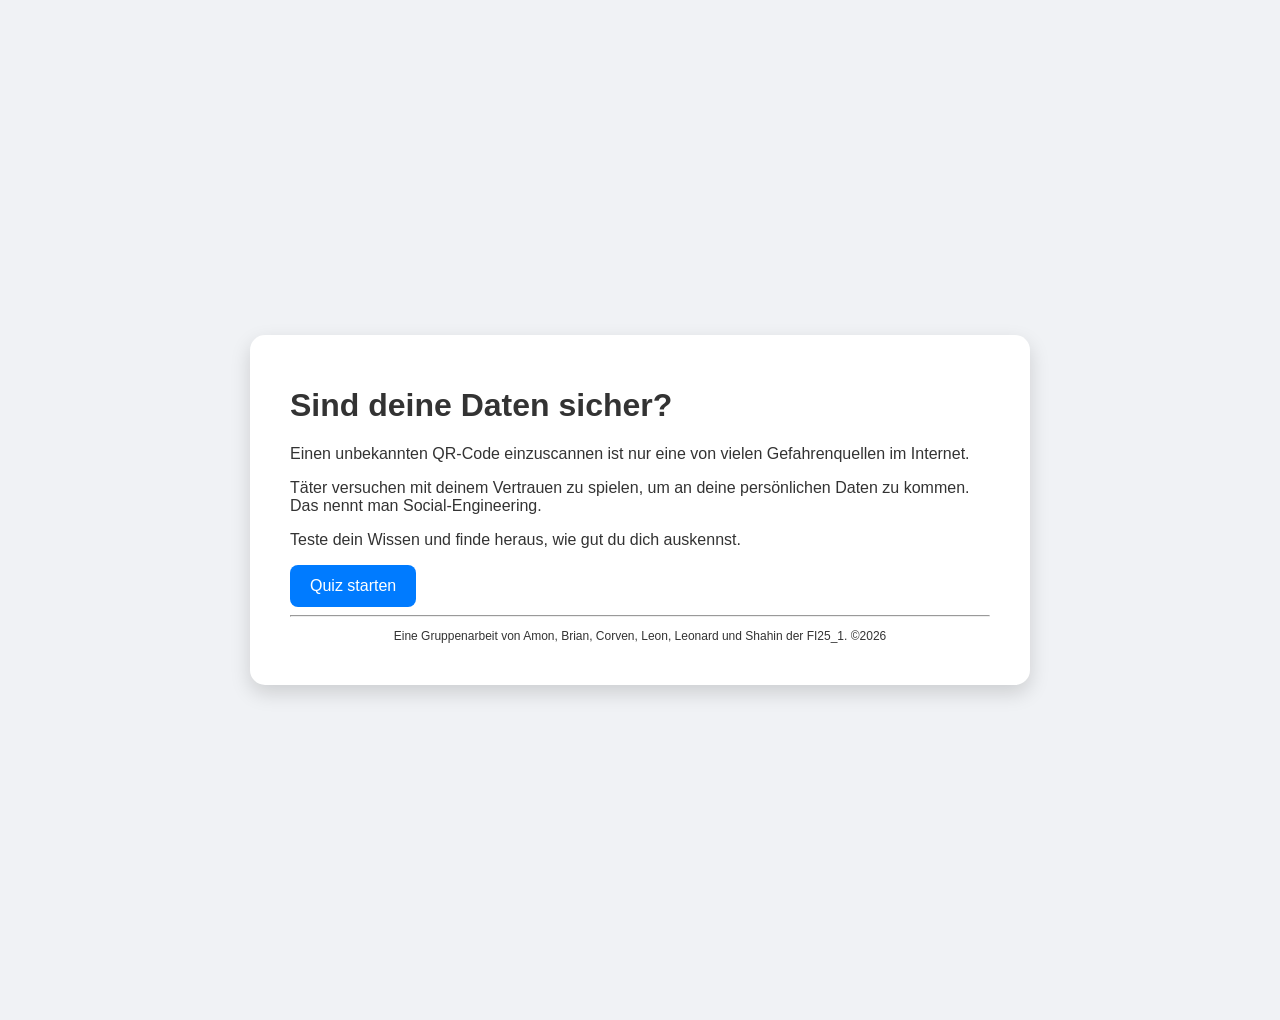
<file: index.html>
<!DOCTYPE HTML>
<html>
<head>
    <meta charset="UTF-8">
	<meta name="viewport" content="width=device-width, initial-scale=1.0">
    <title>Social Engineering Quiz</title>
    <meta name="description" content="Ein Quiz zum Thema Social Engineering">
    <meta name="language" content="de">
    <meta name="publisher" content="FI25_1 (Amon, Brian, Corven, Leon, Leonard, Shahin)">
    <meta name="page-topic" content="Quiz">
	
	
	<link rel="stylesheet" href="styles/quiz.css">
</head>
<body class="index-page">
	<div class="quiz_frame">
		<h1>Sind deine Daten sicher?</h1>
		<p>Einen unbekannten QR-Code einzuscannen ist nur eine von vielen Gefahrenquellen im Internet.</p>
		<p>Täter versuchen mit deinem Vertrauen zu spielen, um an deine persönlichen Daten zu kommen. Das nennt man Social-Engineering.</p>
		<p>Teste dein Wissen und finde heraus, wie gut du dich auskennst.</p>
		
		<a href="Quiz.html"><button>Quiz starten</button></a><br>
		
		<div class="copyright">
			<hr>
			<p>Eine Gruppenarbeit von Amon, Brian, Corven, Leon, Leonard und Shahin der FI25_1. ©2026</p>
		</div>
	</div>
</body>
</html>
</file>
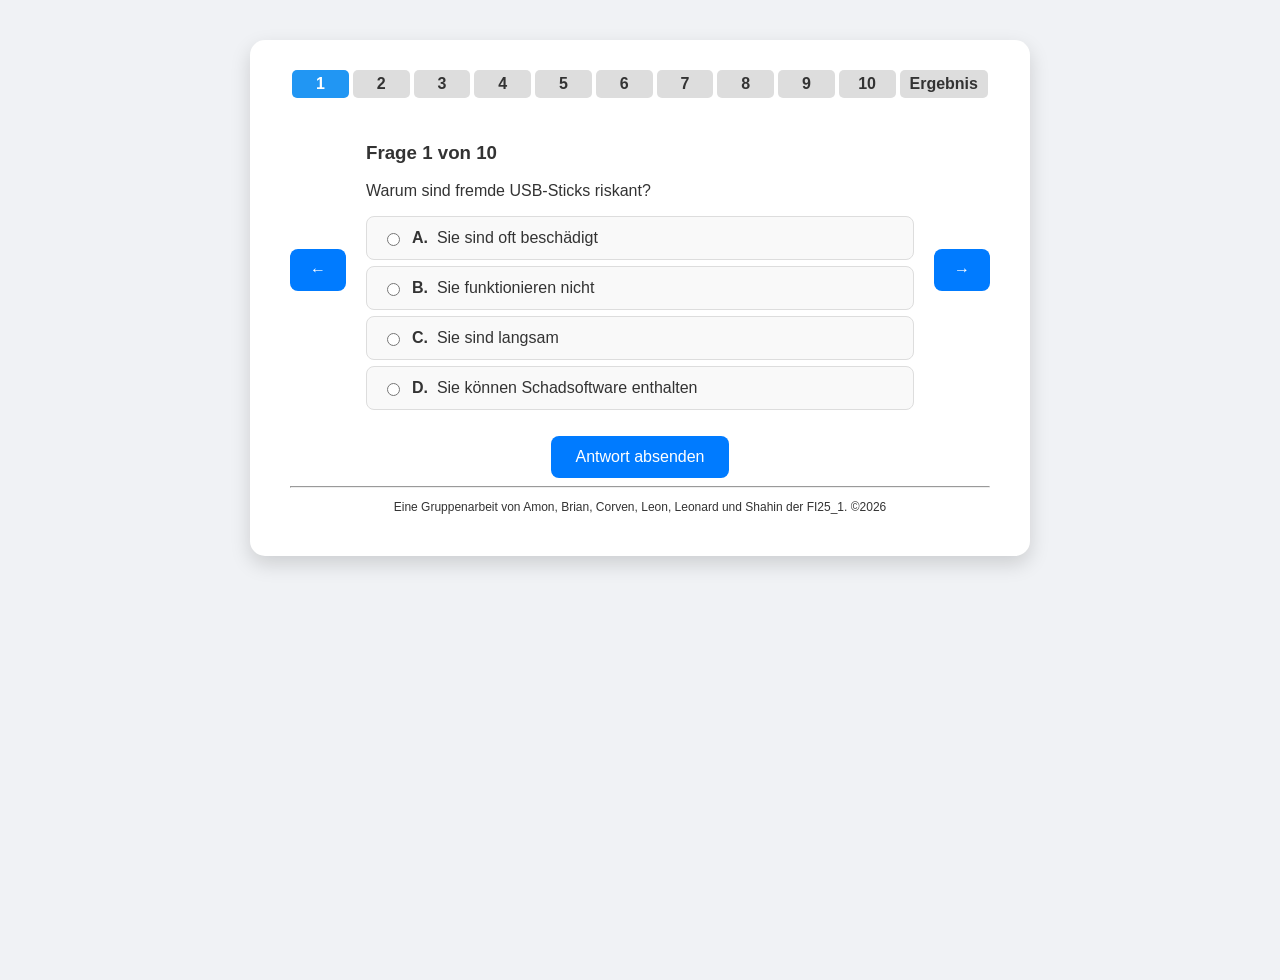
<file: Quiz.html>
<!DOCTYPE HTML>
<html>
<head>
    <meta charset="UTF-8">
	<meta name="viewport" content="width=device-width, initial-scale=1.0">
    <title>Social Engineering Quiz</title>
    <meta name="description" content="Ein Quiz zum Thema Social Engineering">
    <meta name="language" content="de">
    <meta name="publisher" content="FI25_1 (Amon, Brian, Corven, Leon, Leonard, Shahin)">
    <meta name="page-topic" content="Quiz">
	
	<link rel="stylesheet" href="styles/quiz.css">
	
	<script type="text/javascript" src="scripts/questions.js"></script>
	<script type="text/javascript" src="scripts/quiz_logic.js"></script>
</head>
<body>
	<div class="quiz_frame">
		<div class="quiz_progressbar">
			<span class="step_1">1</span>
			<span class="step_2">2</span>
			<span class="step_3">3</span>
			<span class="step_4">4</span>
			<span class="step_5">5</span>
			<span class="step_6">6</span>
			<span class="step_7">7</span>
			<span class="step_8">8</span>
			<span class="step_9">9</span>
			<span class="step_10">10</span>
			<span class="step_result">Ergebnis</span>
		</div>
		
		<div class="quiz_container">
			<button onclick="prevQuestion()">←</button>

			<div id="question-box">
				<h3>Frage 0. Platzhalter</h3>
				<p>Das ist eine Platzhalterfrage</p>

				<label>
					<input type="radio" name="q" value="0">
					<strong>A:</strong> Bli
				</label>
				<label>
					<input type="radio" name="q" value="1">
					<strong>B:</strong> Bla
				</label>
				<label>
					<input type="radio" name="q" value="2">
					<strong>C:</strong> Ble
				</label>
				<label>
					<input type="radio" name="q" value="3">
					<strong>D:</strong> Blo
				</label>
			</div>

			<button onclick="nextQuestion()">→</button>
		</div>
		
		<div id="feedback">X</div>
		
		<button id="submit-btn" onclick="sendAnswer()">Antwort absenden</button>
		
		<div class="copyright">
			<hr>
			<p>Eine Gruppenarbeit von Amon, Brian, Corven, Leon, Leonard und Shahin der FI25_1. ©2026</p>
		</div>
	</div>

	
</body>
</html>
</file>
<file: styles/quiz.css>
/* --- Grundlayout --- */
body {
    font-family: 'Segoe UI', Tahoma, Geneva, Verdana, sans-serif;
    background: #f0f2f5;
    color: #333;
    margin: 0;
    padding: 40px 0;
    display: flex;
    justify-content: center;
	align-items: flex-start;
	min-height: 100vh;
}

body.index-page {
    flex-direction: column;
    align-items: center;
    padding: 60px 20px;
}

.quiz_frame {
    background: #fff;
    border-radius: 15px;
    box-shadow: 0 8px 20px rgba(0,0,0,0.15);
    padding: 30px 40px;
    max-width: 700px;
    width: 90%;
}

@media screen and (max-width: 768px) {
    body {
        flex-direction: column;
        align-items: center;
        justify-content: center;
        padding: 20px;
    }

    .quiz_frame {
        width: 95%;
        padding: 20px;
    }

    h1 {
        font-size: 1.8rem;
        text-align: center;
    }

    p {
        text-align: center;
        font-size: 1rem;
    }

    button {
        font-size: 16px;
    }
}

/* --- Fortschrittsleiste --- */
.quiz_progressbar {
    display: flex;
    justify-content: space-between;
    margin-bottom: 25px;
}

.quiz_progressbar span {
    flex: 1;
    text-align: center;
    padding: 8px 0;
    margin: 0 2px;
    border-radius: 8px;
    background: #e0e0e0;
    font-weight: bold;
    transition: background 0.3s, color 0.3s;
}

.quiz_progressbar span.active {
    background: #007BFF;
    color: #fff;
}

.quiz_progressbar span {
    padding: 5px 10px;
    border-radius: 5px;
    background-color: #ddd;
}

.correct-step {
    background-color: #4CAF50 !important;
    color: white;
}

.wrong-step {
    background-color: #f44336 !important;
    color: white;
}

.active {
    background-color: #2196F3 !important;
    color: white;
}

/* --- Quiz Container --- */
.quiz_container {
    display: flex;
    justify-content: space-between;
    align-items: center;
    margin-bottom: 20px;
    gap: 20px;
}

/* Buttons */
button {
    background-color: #007BFF;
    border: none;
    color: #fff;
    padding: 12px 20px;
    border-radius: 8px;
    font-size: 16px;
    cursor: pointer;
    transition: all 0.2s ease-in-out;
}

button:hover {
    background-color: #0056b3;
    transform: translateY(-1px);
}

button:disabled {
    background-color: #ccc;
    cursor: not-allowed;
    transform: none;
}

#prev-btn, #next-btn {
    background-color: #007BFF;
    color: #fff;
    border: none;
    border-radius: 8px;
    padding: 12px 15px;
    font-size: 16px;
    cursor: pointer;
    flex-shrink: 0;
    height: 50px; /* gleiche Höhe wie die Antwortboxen */
}

#prev-btn:hover, #next-btn:hover {
    background-color: #0056b3;
}

#submit-btn {
    display: block;
    margin: 20px auto 0 auto;
    padding: 12px 25px;
    font-size: 16px;
    border-radius: 8px;
    background-color: #007BFF;
    color: #fff;
    cursor: pointer;
}

#submit-btn:hover {
    background-color: #0056b3;
}

/* Question Box */
#question-box {
    flex: 1;
}

/* Radio Buttons */
label {
    display: flex;
    align-items: center;
    margin: 6px 0;
    padding: 12px 15px;
    border-radius: 8px;
    border: 1px solid #ddd;
    cursor: pointer;
    transition: all 0.2s ease-in-out;
    background-color: #f9f9f9;
}

label:hover {
    background-color: #e6f0ff;
}

input[type="radio"] {
    margin-right: 12px;
}

.correct {
    background-color: #4CAF50; /* grün */
    color: white;
}

.wrong {
    background-color: #f44336; /* rot */
    color: white;
}

.solution {
    background-color: #ffeb3b; /* gelb */
}

/* Checked Effekt */
input[type="radio"]:checked + strong,
input[type="radio"]:checked {
    background-color: #cce0ff;
    border-color: #007BFF;
}

/* Feedback Box */
#feedback {
    margin-top: 20px;
    padding: 12px 15px;
    border-radius: 10px;
    font-weight: bold;
    text-align: center;
}

#feedback.correct {
    background-color: #d4edda;
    color: #155724;
    border: 1px solid #c3e6cb;
}

#feedback.wrong {
    background-color: #f8d7da;
    color: #721c24;
    border: 1px solid #f5c6cb;
}

/* Special */
.hidden {
    display: none;
}

/* Copyright */
.copyright p {
    font-size: 12px;
	text-align: center;
}
</file>
